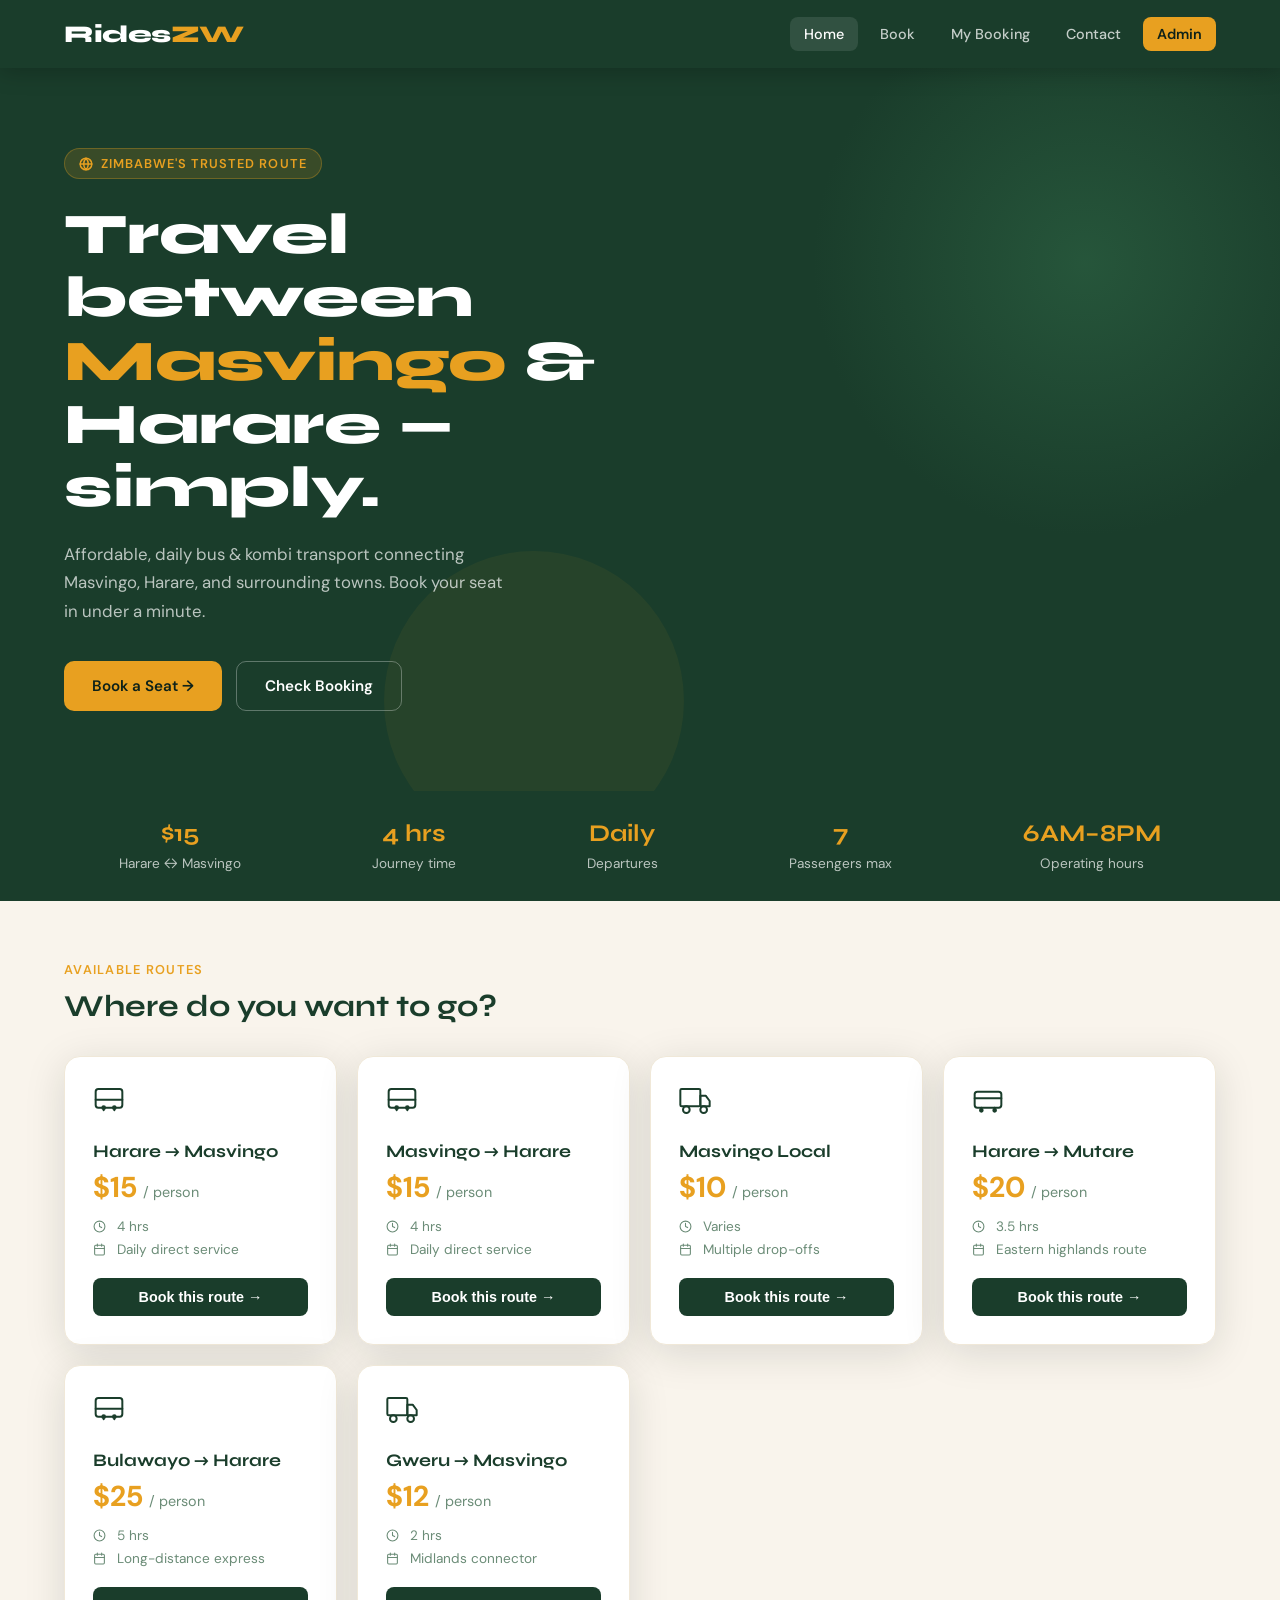
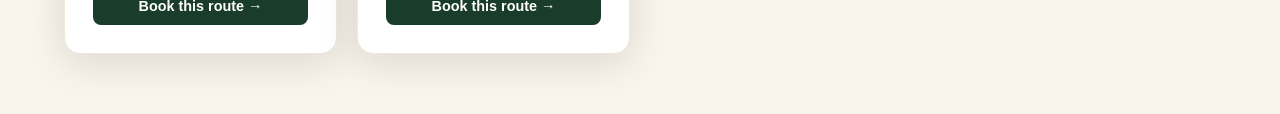
<file: rides/index.html>
<!DOCTYPE html>
<html lang="en">
<head>
<meta charset="UTF-8">
<meta name="viewport" content="width=device-width, initial-scale=1.0">
<title>RidesZW — Masvingo · Harare Transport</title>
<link rel="preconnect" href="https://fonts.googleapis.com">
<link href="https://fonts.googleapis.com/css2?family=Syne:wght@700;800&family=DM+Sans:wght@300;400;500;600&display=swap" rel="stylesheet">
<style>
:root {
  --green:   #1a3d2b;
  --green2:  #245138;
  --green3:  #2e6645;
  --gold:    #e8a020;
  --gold2:   #f5b840;
  --cream:   #f9f4ec;
  --cream2:  #f0e8d8;
  --dark:    #0e2219;
  --text:    #1a3d2b;
  --muted:   #6b8c77;
  --white:   #ffffff;
  --red:     #c0392b;
  --shadow:  0 8px 40px rgba(14,34,25,.13);
}
*{margin:0;padding:0;box-sizing:border-box}
html{scroll-behavior:smooth}
body{font-family:'DM Sans',sans-serif;background:var(--cream);color:var(--text);min-height:100vh}

/* ── NAV ── */
nav{
  position:fixed;top:0;left:0;right:0;z-index:999;
  background:var(--green);
  display:flex;align-items:center;justify-content:space-between;
  padding:0 5%;height:68px;
  box-shadow:0 2px 24px rgba(0,0,0,.25);
}
.logo{font-family:'Syne',sans-serif;font-size:1.5rem;font-weight:800;color:var(--white);letter-spacing:-.5px;cursor:pointer}
.logo span{color:var(--gold)}
.nav-links{display:flex;gap:8px}
.nav-links button{
  background:none;border:none;color:rgba(255,255,255,.75);
  font-family:'DM Sans',sans-serif;font-size:.9rem;font-weight:500;
  padding:8px 14px;border-radius:8px;cursor:pointer;transition:.2s
}
.nav-links button:hover,.nav-links button.active{background:rgba(255,255,255,.1);color:var(--white)}
.nav-links button.cta{background:var(--gold);color:var(--dark);font-weight:600}
.nav-links button.cta:hover{background:var(--gold2)}

/* ── PAGES ── */
.page{display:none;min-height:100vh;padding-top:68px;animation:fadeIn .35s ease}
.page.active{display:block}
@keyframes fadeIn{from{opacity:0;transform:translateY(10px)}to{opacity:1;transform:translateY(0)}}

/* ── HOME HERO ── */
.hero{
  background:var(--green);
  min-height:520px;
  display:flex;align-items:center;
  padding:80px 5% 80px;
  position:relative;overflow:hidden;
}
.hero::before{
  content:'';position:absolute;right:-80px;top:-80px;
  width:550px;height:550px;border-radius:50%;
  background:radial-gradient(circle,var(--green3) 0%,transparent 70%);
  opacity:.6;
}
.hero::after{
  content:'';position:absolute;left:30%;bottom:-60px;
  width:300px;height:300px;border-radius:50%;
  background:var(--gold);opacity:.06;
}
.hero-content{position:relative;z-index:1;max-width:560px}
.hero-tag{
  display:inline-flex;align-items:center;gap:8px;
  background:rgba(232,160,32,.15);border:1px solid rgba(232,160,32,.3);
  color:var(--gold);font-size:.8rem;font-weight:600;letter-spacing:.08em;text-transform:uppercase;
  padding:6px 14px;border-radius:100px;margin-bottom:24px;
}
.hero h1{
  font-family:'Syne',sans-serif;font-size:clamp(2.4rem,5vw,3.6rem);
  font-weight:800;color:var(--white);line-height:1.1;margin-bottom:20px;
}
.hero h1 em{color:var(--gold);font-style:normal}
.hero p{color:rgba(255,255,255,.7);font-size:1.05rem;line-height:1.7;margin-bottom:36px;max-width:440px}
.hero-btns{display:flex;gap:14px;flex-wrap:wrap}
.btn{
  display:inline-flex;align-items:center;gap:8px;
  padding:14px 28px;border-radius:10px;font-family:'DM Sans',sans-serif;
  font-size:.95rem;font-weight:600;cursor:pointer;border:none;
  transition:all .2s;text-decoration:none;
}
.btn-gold{background:var(--gold);color:var(--dark)}
.btn-gold:hover{background:var(--gold2);transform:translateY(-2px);box-shadow:0 8px 24px rgba(232,160,32,.35)}
.btn-outline{background:transparent;color:var(--white);border:1.5px solid rgba(255,255,255,.3)}
.btn-outline:hover{background:rgba(255,255,255,.08);border-color:rgba(255,255,255,.6)}

/* ── ROUTE CARDS ── */
.routes-section{padding:60px 5%}
.section-label{font-size:.8rem;font-weight:600;letter-spacing:.1em;text-transform:uppercase;color:var(--gold);margin-bottom:10px}
.section-title{font-family:'Syne',sans-serif;font-size:1.9rem;font-weight:700;color:var(--green);margin-bottom:32px}
.route-grid{display:grid;grid-template-columns:repeat(auto-fit,minmax(260px,1fr));gap:20px}
.route-card{
  background:var(--white);border-radius:16px;padding:28px;
  border:1.5px solid var(--cream2);box-shadow:var(--shadow);
  cursor:pointer;transition:all .25s;position:relative;overflow:hidden;
}
.route-card::before{
  content:'';position:absolute;top:0;left:0;right:0;height:4px;
  background:linear-gradient(90deg,var(--green),var(--gold));
  transform:scaleX(0);transform-origin:left;transition:.25s;
}
.route-card:hover{transform:translateY(-4px);box-shadow:0 16px 48px rgba(14,34,25,.15)}
.route-card:hover::before{transform:scaleX(1)}
.route-icon{font-size:2rem;margin-bottom:14px}
.route-name{font-family:'Syne',sans-serif;font-size:1.1rem;font-weight:700;color:var(--green);margin-bottom:6px}
.route-price{font-size:1.8rem;font-weight:700;color:var(--gold);margin-bottom:12px}
.route-price span{font-size:.9rem;color:var(--muted);font-weight:400}
.route-meta{display:flex;flex-direction:column;gap:6px}
.route-meta div{font-size:.85rem;color:var(--muted);display:flex;align-items:center;gap:7px}
.route-card .book-btn{
  margin-top:20px;width:100%;padding:11px;border-radius:8px;
  background:var(--green);color:var(--white);font-weight:600;
  font-size:.9rem;border:none;cursor:pointer;transition:.2s;
}
.route-card .book-btn:hover{background:var(--green3)}

/* ── INFO STRIP ── */
.info-strip{
  background:var(--green);padding:28px 5%;
  display:flex;justify-content:space-around;flex-wrap:wrap;gap:20px;
}
.info-item{text-align:center;color:var(--white)}
.info-item strong{display:block;font-family:'Syne',sans-serif;font-size:1.5rem;color:var(--gold);margin-bottom:4px}
.info-item span{font-size:.85rem;opacity:.7}

/* ── BOOKING PAGE ── */
.page-header{
  background:var(--green);padding:50px 5% 40px;
}
.page-header h2{font-family:'Syne',sans-serif;font-size:2rem;font-weight:800;color:var(--white);margin-bottom:6px}
.page-header p{color:rgba(255,255,255,.6);font-size:.95rem}
.breadcrumb{
  display:inline-flex;align-items:center;gap:8px;
  color:rgba(255,255,255,.5);font-size:.82rem;margin-bottom:16px;cursor:pointer;
  background:rgba(255,255,255,.07);padding:6px 14px;border-radius:100px;border:none;
  font-family:'DM Sans',sans-serif;
}
.breadcrumb:hover{background:rgba(255,255,255,.12)}

.form-wrap{max-width:680px;margin:40px auto;padding:0 5% 60px}
.form-card{background:var(--white);border-radius:20px;padding:36px;box-shadow:var(--shadow);border:1.5px solid var(--cream2)}
.form-section-title{font-family:'Syne',sans-serif;font-size:1rem;font-weight:700;color:var(--green);
  margin:24px 0 16px;padding-bottom:10px;border-bottom:2px solid var(--cream2);display:flex;align-items:center;gap:8px}
.form-group{margin-bottom:18px}
.form-group label{display:block;font-size:.85rem;font-weight:600;color:var(--text);margin-bottom:7px}
.form-group label span{color:var(--red)}
.form-group input,.form-group select{
  width:100%;padding:12px 14px;border:1.5px solid var(--cream2);
  border-radius:10px;font-family:'DM Sans',sans-serif;font-size:.95rem;
  color:var(--text);background:var(--cream);transition:.2s;outline:none;
}
.form-group input:focus,.form-group select:focus{border-color:var(--green);background:var(--white);box-shadow:0 0 0 3px rgba(26,61,43,.08)}
.form-group select option{background:var(--white)}
.form-row{display:grid;grid-template-columns:1fr 1fr;gap:16px}
.amount-box{
  background:var(--green);border-radius:12px;padding:18px 22px;
  display:flex;justify-content:space-between;align-items:center;margin:24px 0;
}
.amount-box span{color:rgba(255,255,255,.7);font-size:.9rem}
.amount-box strong{font-family:'Syne',sans-serif;font-size:1.8rem;color:var(--gold);font-weight:800}
.submit-btn{
  width:100%;padding:15px;background:var(--gold);color:var(--dark);
  border:none;border-radius:12px;font-family:'Syne',sans-serif;
  font-size:1rem;font-weight:700;cursor:pointer;transition:.2s;
  letter-spacing:.02em;
}
.submit-btn:hover{background:var(--gold2);transform:translateY(-2px);box-shadow:0 8px 24px rgba(232,160,32,.4)}
.submit-btn:disabled{opacity:.5;cursor:not-allowed;transform:none}

/* ── CONFIRMATION ── */
.confirm-wrap{max-width:520px;margin:50px auto;padding:0 5% 80px;text-align:center}
.confirm-icon{font-size:4rem;margin-bottom:16px;animation:pop .4s ease}
@keyframes pop{from{transform:scale(.5)}to{transform:scale(1)}}
.confirm-card{background:var(--white);border-radius:20px;padding:36px;box-shadow:var(--shadow);border:1.5px solid var(--cream2)}
.confirm-card h2{font-family:'Syne',sans-serif;font-size:1.6rem;color:var(--green);margin-bottom:8px}
.confirm-card p{color:var(--muted);margin-bottom:24px;font-size:.95rem}
.ref-badge{
  background:var(--green);color:var(--gold);
  font-family:'Syne',sans-serif;font-size:1.8rem;font-weight:800;
  padding:16px 32px;border-radius:12px;display:inline-block;
  letter-spacing:.1em;margin-bottom:24px;
}
.payment-card{background:var(--cream);border-radius:14px;padding:22px;text-align:left;margin-bottom:24px}
.payment-card h4{font-family:'Syne',sans-serif;font-size:.95rem;font-weight:700;color:var(--green);margin-bottom:14px;display:flex;align-items:center;gap:6px}
.payment-method{background:var(--white);border-radius:10px;padding:14px 16px;margin-bottom:10px;font-size:.9rem;color:var(--text)}
.payment-method strong{color:var(--green);display:block;margin-bottom:4px;font-size:.85rem}
.payment-method code{font-size:.85rem;color:var(--muted);background:var(--cream2);padding:2px 6px;border-radius:4px}
.wa-btn{
  display:flex;align-items:center;justify-content:center;gap:10px;
  background:#25D366;color:var(--white);padding:14px;border-radius:12px;
  font-weight:700;font-size:.95rem;text-decoration:none;margin-bottom:12px;transition:.2s;
}
.wa-btn:hover{background:#20ba5a;transform:translateY(-2px)}
.back-home{
  background:none;border:1.5px solid var(--cream2);color:var(--muted);
  padding:12px 24px;border-radius:10px;cursor:pointer;font-family:'DM Sans',sans-serif;
  font-weight:500;transition:.2s;
}
.back-home:hover{border-color:var(--green);color:var(--green)}

/* ── CHECK BOOKING ── */
.check-wrap{max-width:480px;margin:50px auto;padding:0 5% 80px}
.check-card{background:var(--white);border-radius:20px;padding:36px;box-shadow:var(--shadow);border:1.5px solid var(--cream2)}
.check-card h3{font-family:'Syne',sans-serif;font-size:1.4rem;font-weight:700;color:var(--green);margin-bottom:8px}
.check-card p{color:var(--muted);font-size:.9rem;margin-bottom:24px}
.check-input-row{display:flex;gap:10px}
.check-input-row input{
  flex:1;padding:12px 14px;border:1.5px solid var(--cream2);border-radius:10px;
  font-family:'DM Sans',sans-serif;font-size:.95rem;outline:none;transition:.2s;background:var(--cream);
}
.check-input-row input:focus{border-color:var(--green);background:var(--white)}
.check-input-row button{
  padding:12px 20px;background:var(--green);color:var(--white);
  border:none;border-radius:10px;font-weight:600;cursor:pointer;transition:.2s;
}
.check-input-row button:hover{background:var(--green3)}
.booking-result{margin-top:24px;display:none}
.booking-result.visible{display:block;animation:fadeIn .3s ease}
.result-card{background:var(--cream);border-radius:14px;padding:22px}
.result-row{display:flex;justify-content:space-between;align-items:center;padding:10px 0;border-bottom:1px solid var(--cream2);font-size:.9rem}
.result-row:last-child{border-bottom:none}
.result-row label{color:var(--muted);font-weight:500}
.result-row strong{color:var(--text);font-weight:600}
.status-badge{padding:4px 12px;border-radius:100px;font-size:.78rem;font-weight:700;letter-spacing:.05em}
.status-pending{background:rgba(232,160,32,.15);color:#b37d10}
.status-confirmed{background:rgba(46,102,69,.15);color:var(--green3)}
.status-cancelled{background:rgba(192,57,43,.12);color:var(--red)}
.not-found{text-align:center;padding:32px 0;color:var(--muted);font-size:.9rem}

/* ── CONTACT ── */
.contact-wrap{max-width:680px;margin:40px auto;padding:0 5% 80px}
.contact-grid{display:grid;grid-template-columns:1fr 1fr;gap:20px;margin-bottom:24px}
.contact-card{background:var(--white);border-radius:16px;padding:28px;box-shadow:var(--shadow);border:1.5px solid var(--cream2)}
.contact-card h4{font-family:'Syne',sans-serif;font-size:1rem;font-weight:700;color:var(--green);margin-bottom:12px;display:flex;align-items:center;gap:8px}
.contact-card p{font-size:.9rem;color:var(--muted);line-height:1.7}
.contact-card a{color:var(--green);font-weight:600;text-decoration:none}
.contact-card a:hover{color:var(--gold)}
.routes-list{margin-top:8px}
.routes-list li{font-size:.88rem;color:var(--muted);padding:4px 0;list-style:none;display:flex;align-items:center;gap:7px}
.routes-list li::before{content:'\2713';color:var(--gold);font-weight:700}

/* ── ADMIN ── */
.admin-login-wrap{max-width:400px;margin:60px auto;padding:0 5%}
.admin-card{background:var(--white);border-radius:20px;padding:40px;box-shadow:var(--shadow);border:1.5px solid var(--cream2);text-align:center}
.admin-card h3{font-family:'Syne',sans-serif;font-size:1.4rem;font-weight:700;color:var(--green);margin-bottom:6px}
.admin-card p{color:var(--muted);font-size:.88rem;margin-bottom:28px}
.admin-input{
  width:100%;padding:12px 14px;border:1.5px solid var(--cream2);
  border-radius:10px;font-family:'DM Sans',sans-serif;font-size:.95rem;
  margin-bottom:14px;outline:none;background:var(--cream);transition:.2s;
}
.admin-input:focus{border-color:var(--green);background:var(--white)}
.admin-login-btn{
  width:100%;padding:13px;background:var(--green);color:var(--white);
  border:none;border-radius:10px;font-family:'Syne',sans-serif;font-size:1rem;
  font-weight:700;cursor:pointer;transition:.2s;
}
.admin-login-btn:hover{background:var(--green3)}
.error-msg{color:var(--red);font-size:.85rem;margin-bottom:10px;display:none}

/* ── ADMIN DASHBOARD ── */
.dash-header{
  background:var(--green);padding:36px 5% 30px;
  display:flex;justify-content:space-between;align-items:center;flex-wrap:wrap;gap:16px;
}
.dash-header h2{font-family:'Syne',sans-serif;font-size:1.6rem;font-weight:800;color:var(--white)}
.dash-header p{color:rgba(255,255,255,.6);font-size:.85rem;margin-top:4px}
.logout-btn{
  background:rgba(255,255,255,.1);border:1px solid rgba(255,255,255,.2);
  color:var(--white);padding:8px 18px;border-radius:8px;cursor:pointer;
  font-family:'DM Sans',sans-serif;font-weight:500;transition:.2s;
}
.logout-btn:hover{background:rgba(255,255,255,.18)}
.dash-body{padding:32px 5% 60px}
.stats-row{display:grid;grid-template-columns:repeat(auto-fit,minmax(160px,1fr));gap:16px;margin-bottom:32px}
.stat-card{background:var(--white);border-radius:14px;padding:22px;box-shadow:var(--shadow);border:1.5px solid var(--cream2)}
.stat-card label{font-size:.78rem;font-weight:600;letter-spacing:.07em;text-transform:uppercase;color:var(--muted);display:block;margin-bottom:8px}
.stat-card strong{font-family:'Syne',sans-serif;font-size:2rem;font-weight:800;color:var(--green)}
.stat-card.highlight strong{color:var(--gold)}
.table-card{background:var(--white);border-radius:16px;padding:24px;box-shadow:var(--shadow);border:1.5px solid var(--cream2);overflow-x:auto}
.table-card h3{font-family:'Syne',sans-serif;font-size:1.1rem;font-weight:700;color:var(--green);margin-bottom:20px;display:flex;align-items:center;justify-content:space-between}
.filter-row{display:flex;gap:10px;flex-wrap:wrap;margin-bottom:20px}
.filter-btn{padding:7px 16px;border-radius:8px;border:1.5px solid var(--cream2);background:none;
  font-family:'DM Sans',sans-serif;font-size:.83rem;font-weight:500;color:var(--muted);cursor:pointer;transition:.2s}
.filter-btn.active,.filter-btn:hover{background:var(--green);color:var(--white);border-color:var(--green)}
table{width:100%;border-collapse:collapse;min-width:700px;font-size:.87rem}
th{text-align:left;padding:10px 14px;font-size:.75rem;font-weight:700;letter-spacing:.07em;text-transform:uppercase;color:var(--muted);border-bottom:2px solid var(--cream2)}
td{padding:13px 14px;border-bottom:1px solid var(--cream2);color:var(--text)}
tr:last-child td{border-bottom:none}
tr:hover td{background:rgba(249,244,236,.6)}
.action-btn{padding:5px 12px;border-radius:6px;border:none;font-size:.78rem;font-weight:600;cursor:pointer;transition:.2s}
.action-confirm{background:rgba(46,102,69,.1);color:var(--green3)}
.action-confirm:hover{background:var(--green3);color:var(--white)}
.action-cancel{background:rgba(192,57,43,.08);color:var(--red)}
.action-cancel:hover{background:var(--red);color:var(--white)}
.empty-table{text-align:center;padding:48px;color:var(--muted);font-size:.9rem}

/* ── TOAST ── */
.toast{
  position:fixed;bottom:28px;right:28px;z-index:9999;
  background:var(--green);color:var(--white);
  padding:14px 22px;border-radius:12px;font-size:.9rem;font-weight:500;
  box-shadow:0 8px 32px rgba(0,0,0,.25);
  transform:translateY(80px);opacity:0;transition:.35s cubic-bezier(.34,1.56,.64,1);
  max-width:320px;display:flex;align-items:center;gap:10px;
}
.toast.show{transform:translateY(0);opacity:1}
.toast.success{border-left:4px solid var(--gold)}
.toast.error{background:var(--red);border-left:4px solid #f8a09a}

/* ── RESPONSIVE ── */
@media(max-width:600px){
  .nav-links button:not(.cta){display:none}
  .form-row{grid-template-columns:1fr}
  .contact-grid{grid-template-columns:1fr}
  .hero{padding:60px 5%}
  .hero h1{font-size:2rem}
}
</style>
</head>
<body>

<!-- NAV -->
<nav>
  <div class="logo" onclick="showPage('home')">Rides<span>ZW</span></div>
  <div class="nav-links">
    <button onclick="showPage('home')" id="nav-home" class="active">Home</button>
    <button onclick="showPage('book')" id="nav-book">Book</button>
    <button onclick="showPage('check')" id="nav-check">My Booking</button>
    <button onclick="showPage('contact')" id="nav-contact">Contact</button>
    <button onclick="showPage('admin-login')" id="nav-admin" class="cta">Admin</button>
  </div>
</nav>

<!-- ══ HOME PAGE ══ -->
<div class="page active" id="page-home">
  <div class="hero">
    <div class="hero-content">
      <div class="hero-tag"><svg width="14" height="14" viewBox="0 0 24 24" fill="none" stroke="currentColor" stroke-width="2.5" stroke-linecap="round" stroke-linejoin="round"><circle cx="12" cy="12" r="10"/><path d="M12 2a14.5 14.5 0 0 0 0 20 14.5 14.5 0 0 0 0-20"/><path d="M2 12h20"/></svg> Zimbabwe's trusted route</div>
      <h1>Travel between<br><em>Masvingo</em> &<br>Harare — simply.</h1>
      <p>Affordable, daily bus &amp; kombi transport connecting Masvingo, Harare, and surrounding towns. Book your seat in under a minute.</p>
      <div class="hero-btns">
        <button class="btn btn-gold" onclick="showPage('book')">Book a Seat →</button>
        <button class="btn btn-outline" onclick="showPage('check')">Check Booking</button>
      </div>
    </div>
  </div>

  <div class="info-strip">
    <div class="info-item"><strong>$15</strong><span>Harare ↔ Masvingo</span></div>
    <div class="info-item"><strong>4 hrs</strong><span>Journey time</span></div>
    <div class="info-item"><strong>Daily</strong><span>Departures</span></div>
    <div class="info-item"><strong>7</strong><span>Passengers max</span></div>
    <div class="info-item"><strong>6AM–8PM</strong><span>Operating hours</span></div>
  </div>

  <div class="routes-section">
    <div class="section-label">Available Routes</div>
    <div class="section-title">Where do you want to go?</div>
    <div class="route-grid" id="route-grid"></div>
  </div>
</div>

<!-- ══ BOOK PAGE ══ -->
<div class="page" id="page-book">
  <div class="page-header">
    <button class="breadcrumb" onclick="showPage('home')">← Home</button>
    <h2>Book Your Seat</h2>
    <p>Fill in the details below — takes less than a minute.</p>
  </div>
  <div class="form-wrap">
    <div class="form-card">
      <div class="form-section-title"><svg width="16" height="16" viewBox="0 0 24 24" fill="none" stroke="currentColor" stroke-width="2" stroke-linecap="round" stroke-linejoin="round"><polygon points="3 6 9 3 15 6 21 3 21 18 15 21 9 18 3 21"/><line x1="9" y1="3" x2="9" y2="18"/><line x1="15" y1="6" x2="15" y2="21"/></svg> Journey Details</div>
      <div class="form-group">
        <label>Route <span>*</span></label>
        <select id="f-route" onchange="calcAmount()">
          <option value="">Choose a route…</option>
          <option value="Harare → Masvingo|15">Harare → Masvingo — $15</option>
          <option value="Masvingo → Harare|15">Masvingo → Harare — $15</option>
          <option value="Masvingo Local|10">Masvingo Local — $10</option>
          <option value="Harare → Mutare|20">Harare → Mutare — $20</option>
          <option value="Bulawayo → Harare|25">Bulawayo → Harare — $25</option>
          <option value="Gweru → Masvingo|12">Gweru → Masvingo — $12</option>
        </select>
      </div>
      <div class="form-row">
        <div class="form-group">
          <label>Pickup Location <span>*</span></label>
          <select id="f-pickup">
            <option value="">Choose pickup…</option>
            <option>Masvingo City Centre</option>
            <option>Harare City Centre</option>
            <option>Roadport (Harare)</option>
            <option>Mucheke Bus Terminus</option>
            <option>Chevron Hotel</option>
            <option>Flamboyant Hotel</option>
            <option>Great Zimbabwe</option>
            <option>Lake Mutirikwi</option>
            <option>Masvingo Teachers College</option>
            <option>Great Zimbabwe University</option>
          </select>
        </div>
        <div class="form-group">
          <label>Drop-off / Destination <span>*</span></label>
          <select id="f-dropoff">
            <option value="">Choose destination…</option>
            <option>Masvingo City Centre</option>
            <option>Harare City Centre</option>
            <option>Roadport (Harare)</option>
            <option>Mucheke Bus Terminus</option>
            <option>Chevron Hotel</option>
            <option>Flamboyant Hotel</option>
            <option>Great Zimbabwe</option>
            <option>Lake Mutirikwi</option>
            <option>Masvingo Teachers College</option>
            <option>Great Zimbabwe University</option>
          </select>
        </div>
      </div>
      <div class="form-row">
        <div class="form-group">
          <label>Travel Date <span>*</span></label>
          <input type="date" id="f-date">
        </div>
        <div class="form-group">
          <label>Departure Time <span>*</span></label>
          <select id="f-time">
            <option value="">Choose time…</option>
            <option>06:00 AM</option>
            <option>07:00 AM</option>
            <option>08:00 AM</option>
            <option>09:00 AM</option>
            <option>10:00 AM</option>
            <option>11:00 AM</option>
            <option>12:00 PM</option>
            <option>01:00 PM</option>
            <option>02:00 PM</option>
            <option>03:00 PM</option>
            <option>04:00 PM</option>
            <option>05:00 PM</option>
            <option>06:00 PM</option>
          </select>
        </div>
      </div>

      <div class="form-section-title"><svg width="16" height="16" viewBox="0 0 24 24" fill="none" stroke="currentColor" stroke-width="2" stroke-linecap="round" stroke-linejoin="round"><path d="M20 21v-2a4 4 0 0 0-4-4H8a4 4 0 0 0-4 4v2"/><circle cx="12" cy="7" r="4"/></svg> Passenger Details</div>
      <div class="form-row">
        <div class="form-group">
          <label>Full Name <span>*</span></label>
          <input type="text" id="f-name" placeholder="e.g. Tinashe Moyo">
        </div>
        <div class="form-group">
          <label>Phone Number <span>*</span></label>
          <input type="tel" id="f-phone" placeholder="e.g. +263771234567">
        </div>
      </div>
      <div class="form-group">
        <label>Number of Passengers <span>*</span></label>
        <select id="f-pax" onchange="calcAmount()">
          <option value="1">1 passenger</option>
          <option value="2">2 passengers</option>
          <option value="3">3 passengers</option>
          <option value="4">4 passengers</option>
          <option value="5">5 passengers</option>
          <option value="6">6 passengers</option>
          <option value="7">7 passengers</option>
        </select>
      </div>

      <div class="amount-box">
        <span>Total Amount</span>
        <strong id="amount-display">$0</strong>
      </div>

      <button class="submit-btn" onclick="submitBooking()">Confirm Booking →</button>
    </div>
  </div>
</div>

<!-- ══ CONFIRMATION PAGE ══ -->
<div class="page" id="page-confirm">
  <div class="confirm-wrap">
    <div class="confirm-icon"><svg width="52" height="52" viewBox="0 0 24 24" fill="none" stroke="#2e6645" stroke-width="2" stroke-linecap="round" stroke-linejoin="round"><path d="M22 11.08V12a10 10 0 1 1-5.93-9.14"/><polyline points="22 4 12 14.01 9 11.01"/></svg></div>
    <div class="confirm-card">
      <h2>Booking Confirmed!</h2>
      <p>Your seat has been reserved. Share your reference number when boarding.</p>
      <div class="ref-badge" id="conf-ref">MT00000</div>
      <div style="font-size:.85rem;color:var(--muted);margin-bottom:20px" id="conf-summary"></div>
      <div class="payment-card">
        <h4><svg width="15" height="15" viewBox="0 0 24 24" fill="none" stroke="currentColor" stroke-width="2" stroke-linecap="round" stroke-linejoin="round"><rect x="1" y="4" width="22" height="16" rx="2" ry="2"/><line x1="1" y1="10" x2="23" y2="10"/></svg> Complete Your Payment</h4>
        <div class="payment-method">
          <strong>EcoCash</strong>
          Dial <code>*151#</code> → Send Money → <code>0786532334</code><br>
          Use your reference number as the reference.
        </div>
        <div class="payment-method">
          <strong>Bank Transfer / Cash on Boarding</strong>
          Contact us on WhatsApp to arrange.
        </div>
      </div>
      <a class="wa-btn" id="wa-link" href="#" target="_blank">
        <svg width="20" height="20" viewBox="0 0 24 24" fill="currentColor"><path d="M17.472 14.382c-.297-.149-1.758-.867-2.03-.967-.273-.099-.471-.148-.67.15-.197.297-.767.966-.94 1.164-.173.199-.347.223-.644.075-.297-.15-1.255-.463-2.39-1.475-.883-.788-1.48-1.761-1.653-2.059-.173-.297-.018-.458.13-.606.134-.133.298-.347.446-.52.149-.174.198-.298.298-.497.099-.198.05-.371-.025-.52-.075-.149-.669-1.612-.916-2.207-.242-.579-.487-.5-.669-.51-.173-.008-.371-.01-.57-.01-.198 0-.52.074-.792.372-.272.297-1.04 1.016-1.04 2.479 0 1.462 1.065 2.875 1.213 3.074.149.198 2.096 3.2 5.077 4.487.709.306 1.262.489 1.694.625.712.227 1.36.195 1.871.118.571-.085 1.758-.719 2.006-1.413.248-.694.248-1.289.173-1.413-.074-.124-.272-.198-.57-.347m-5.421 7.403h-.004a9.87 9.87 0 01-5.031-1.378l-.361-.214-3.741.982.998-3.648-.235-.374a9.86 9.86 0 01-1.51-5.26c.001-5.45 4.436-9.884 9.888-9.884 2.64 0 5.122 1.03 6.988 2.898a9.825 9.825 0 012.893 6.994c-.003 5.45-4.437 9.884-9.885 9.884m8.413-18.297A11.815 11.815 0 0012.05 0C5.495 0 .16 5.335.157 11.892c0 2.096.547 4.142 1.588 5.945L.057 24l6.305-1.654a11.882 11.882 0 005.683 1.448h.005c6.554 0 11.89-5.335 11.893-11.893a11.821 11.821 0 00-3.48-8.413z"/></svg>
        WhatsApp to Pay — +263786532334
      </a>
      <button class="back-home" onclick="showPage('home')">← Back to Home</button>
    </div>
  </div>
</div>

<!-- ══ CHECK BOOKING PAGE ══ -->
<div class="page" id="page-check">
  <div class="page-header">
    <button class="breadcrumb" onclick="showPage('home')">← Home</button>
    <h2>Check Your Booking</h2>
    <p>Enter your reference number to see your booking status.</p>
  </div>
  <div class="check-wrap">
    <div class="check-card">
      <h3><svg width="16" height="16" viewBox="0 0 24 24" fill="none" stroke="currentColor" stroke-width="2" stroke-linecap="round" stroke-linejoin="round"><circle cx="11" cy="11" r="8"/><line x1="21" y1="21" x2="16.65" y2="16.65"/></svg> Booking Lookup</h3>
      <p>Your reference number was shown after booking — e.g. <strong>MT12345</strong></p>
      <div class="check-input-row">
        <input type="text" id="check-ref" placeholder="Enter reference e.g. MT12345" onkeyup="if(event.key==='Enter')checkBooking()">
        <button onclick="checkBooking()">Search</button>
      </div>
      <div class="booking-result" id="booking-result"></div>
    </div>
  </div>
</div>

<!-- ══ CONTACT PAGE ══ -->
<div class="page" id="page-contact">
  <div class="page-header">
    <button class="breadcrumb" onclick="showPage('home')">← Home</button>
    <h2>Contact Us</h2>
    <p>We're available every day, 6AM to 8PM.</p>
  </div>
  <div class="contact-wrap">
    <div class="contact-grid">
      <div class="contact-card">
        <h4><svg width="15" height="15" viewBox="0 0 24 24" fill="none" stroke="currentColor" stroke-width="2" stroke-linecap="round" stroke-linejoin="round"><path d="M22 16.92v3a2 2 0 0 1-2.18 2 19.79 19.79 0 0 1-8.63-3.07A19.5 19.5 0 0 1 4.69 12 19.79 19.79 0 0 1 1.61 3.18a2 2 0 0 1 1.99-2.18h3a2 2 0 0 1 2 1.72c.127.96.361 1.903.7 2.81a2 2 0 0 1-.45 2.11L7.91 8.37a16 16 0 0 0 6.72 6.72l1.77-1.77a2 2 0 0 1 2.11-.45c.907.339 1.85.573 2.81.7A2 2 0 0 1 22 16.92z"/></svg> Phone &amp; WhatsApp</h4>
        <p><a href="tel:+263786532334">+263 786 532 334</a></p>
        <p style="margin-top:10px;font-size:.85rem">Available daily<br>6:00 AM – 8:00 PM</p>
        <a href="https://wa.me/263786532334" target="_blank" class="wa-btn" style="margin-top:16px;font-size:.85rem;padding:10px">
          <svg width="16" height="16" viewBox="0 0 24 24" fill="currentColor"><path d="M17.472 14.382c-.297-.149-1.758-.867-2.03-.967-.273-.099-.471-.148-.67.15-.197.297-.767.966-.94 1.164-.173.199-.347.223-.644.075-.297-.15-1.255-.463-2.39-1.475-.883-.788-1.48-1.761-1.653-2.059-.173-.297-.018-.458.13-.606.134-.133.298-.347.446-.52.149-.174.198-.298.298-.497.099-.198.05-.371-.025-.52-.075-.149-.669-1.612-.916-2.207-.242-.579-.487-.5-.669-.51-.173-.008-.371-.01-.57-.01-.198 0-.52.074-.792.372-.272.297-1.04 1.016-1.04 2.479 0 1.462 1.065 2.875 1.213 3.074.149.198 2.096 3.2 5.077 4.487.709.306 1.262.489 1.694.625.712.227 1.36.195 1.871.118.571-.085 1.758-.719 2.006-1.413.248-.694.248-1.289.173-1.413-.074-.124-.272-.198-.57-.347m-5.421 7.403h-.004a9.87 9.87 0 01-5.031-1.378l-.361-.214-3.741.982.998-3.648-.235-.374a9.86 9.86 0 01-1.51-5.26c.001-5.45 4.436-9.884 9.888-9.884 2.64 0 5.122 1.03 6.988 2.898a9.825 9.825 0 012.893 6.994c-.003 5.45-4.437 9.884-9.885 9.884m8.413-18.297A11.815 11.815 0 0012.05 0C5.495 0 .16 5.335.157 11.892c0 2.096.547 4.142 1.588 5.945L.057 24l6.305-1.654a11.882 11.882 0 005.683 1.448h.005c6.554 0 11.89-5.335 11.893-11.893a11.821 11.821 0 00-3.48-8.413z"/></svg>
          Chat on WhatsApp
        </a>
      </div>
      <div class="contact-card">
        <h4><svg width="15" height="15" viewBox="0 0 24 24" fill="none" stroke="currentColor" stroke-width="2" stroke-linecap="round" stroke-linejoin="round"><rect x="1" y="3" width="15" height="13" rx="1"/><path d="M16 8h4l3 4v4h-7V8z"/><circle cx="5.5" cy="18.5" r="2.5"/><circle cx="18.5" cy="18.5" r="2.5"/></svg> Our Routes</h4>
        <ul class="routes-list">
          <li>Harare ↔ Masvingo (Daily)</li>
          <li>Masvingo Local Transport</li>
          <li>Harare → Mutare</li>
          <li>Bulawayo → Harare</li>
          <li>Gweru → Masvingo</li>
        </ul>
      </div>
    </div>
    <div class="contact-card">
      <h4><svg width="15" height="15" viewBox="0 0 24 24" fill="none" stroke="currentColor" stroke-width="2" stroke-linecap="round" stroke-linejoin="round"><rect x="1" y="4" width="22" height="16" rx="2" ry="2"/><line x1="1" y1="10" x2="23" y2="10"/></svg> Payment Methods</h4>
      <div style="display:grid;grid-template-columns:repeat(auto-fit,minmax(140px,1fr));gap:12px;margin-top:4px">
        <div class="payment-method"><strong>EcoCash</strong>Dial *151# → Send Money → 0786532334</div>
        <div class="payment-method"><strong>Bank Transfer</strong>Contact us on WhatsApp for account details</div>
        <div class="payment-method"><strong>Cash on Boarding</strong>Pay the driver when you board</div>
      </div>
    </div>
  </div>
</div>

<!-- ══ ADMIN LOGIN PAGE ══ -->
<div class="page" id="page-admin-login">
  <div class="page-header">
    <button class="breadcrumb" onclick="showPage('home')">← Home</button>
    <h2>Admin Access</h2>
    <p>Staff login only.</p>
  </div>
  <div class="admin-login-wrap">
    <div class="admin-card">
      <div style="margin-bottom:16px"><svg width="44" height="44" viewBox="0 0 24 24" fill="none" stroke="#1a3d2b" stroke-width="1.5" stroke-linecap="round" stroke-linejoin="round"><rect x="3" y="11" width="18" height="11" rx="2" ry="2"/><path d="M7 11V7a5 5 0 0 1 10 0v4"/></svg></div>
      <h3>Admin Login</h3>
      <p>Enter the admin password to access the dashboard.</p>
      <div class="error-msg" id="login-error">Incorrect password. Try again.</div>
      <input class="admin-input" type="password" id="admin-pass" placeholder="Password" onkeyup="if(event.key==='Enter')adminLogin()">
      <button class="admin-login-btn" onclick="adminLogin()">Login →</button>
    </div>
  </div>
</div>

<!-- ══ ADMIN DASHBOARD PAGE ══ -->
<div class="page" id="page-admin">
  <div class="dash-header">
    <div>
      <h2>Admin Dashboard</h2>
      <p>RidesZW Booking Management</p>
    </div>
    <button class="logout-btn" onclick="adminLogout()">Logout</button>
  </div>
  <div class="dash-body">
    <div class="stats-row">
      <div class="stat-card"><label>Total Bookings</label><strong id="s-total">0</strong></div>
      <div class="stat-card"><label>Pending Payment</label><strong id="s-pending">0</strong></div>
      <div class="stat-card"><label>Confirmed</label><strong id="s-confirmed">0</strong></div>
      <div class="stat-card"><label>Cancelled</label><strong id="s-cancelled">0</strong></div>
      <div class="stat-card highlight"><label>Total Revenue</label><strong id="s-revenue">$0</strong></div>
    </div>
    <div class="table-card">
      <h3>All Bookings
        <span style="font-size:.8rem;font-weight:400;color:var(--muted)" id="table-count"></span>
      </h3>
      <div class="filter-row">
        <button class="filter-btn active" onclick="filterTable('all',this)">All</button>
        <button class="filter-btn" onclick="filterTable('PENDING',this)">Pending</button>
        <button class="filter-btn" onclick="filterTable('CONFIRMED',this)">Confirmed</button>
        <button class="filter-btn" onclick="filterTable('CANCELLED',this)">Cancelled</button>
      </div>
      <table>
        <thead>
          <tr>
            <th>Ref</th><th>Passenger</th><th>Phone</th><th>Route</th>
            <th>Date</th><th>Pax</th><th>Amount</th><th>Status</th><th>Actions</th>
          </tr>
        </thead>
        <tbody id="bookings-tbody"></tbody>
      </table>
    </div>
  </div>
</div>

<!-- TOAST -->
<div class="toast" id="toast"></div>

<script>
// ── DATA ──
const ROUTES = [
  {name:'Harare → Masvingo', price:15, duration:'4 hrs', icon:'bus', desc:'Daily direct service'},
  {name:'Masvingo → Harare', price:15, duration:'4 hrs', icon:'bus', desc:'Daily direct service'},
  {name:'Masvingo Local',    price:10, duration:'Varies', icon:'van', desc:'Multiple drop-offs'},
  {name:'Harare → Mutare',  price:20, duration:'3.5 hrs', icon:'coach', desc:'Eastern highlands route'},
  {name:'Bulawayo → Harare',price:25, duration:'5 hrs', icon:'bus', desc:'Long-distance express'},
  {name:'Gweru → Masvingo', price:12, duration:'2 hrs', icon:'van', desc:'Midlands connector'},
];

let bookings = JSON.parse(localStorage.getItem('rzw_bookings')||'[]');
let activeFilter = 'all';

// ── UTILS ──
function save(){ localStorage.setItem('rzw_bookings', JSON.stringify(bookings)); }
function genRef(){ return 'MT' + String(Date.now()).slice(-6); }
function toast(msg, type='success'){
  const t = document.getElementById('toast');
  t.textContent = msg; t.className = 'toast '+type;
  requestAnimationFrame(()=>t.classList.add('show'));
  setTimeout(()=>t.classList.remove('show'), 3200);
}
function $(id){ return document.getElementById(id); }

// ── NAVIGATION ──
function showPage(name){
  document.querySelectorAll('.page').forEach(p=>p.classList.remove('active'));
  document.querySelectorAll('.nav-links button').forEach(b=>b.classList.remove('active'));
  $('page-'+name).classList.add('active');
  const nb = $('nav-'+name.split('-')[0]);
  if(nb) nb.classList.add('active');
  window.scrollTo(0,0);
}

// ── HOME: RENDER ROUTES ──
function renderRoutes(){
  const grid = $('route-grid');
  grid.innerHTML = ROUTES.map(r=>`
    <div class="route-card">
      <div class="route-icon">${r.icon==='bus'?'<svg width="32" height="32" viewBox="0 0 24 24" fill="none" stroke="#1a3d2b" stroke-width="1.5" stroke-linecap="round" stroke-linejoin="round"><rect x="2" y="3" width="20" height="14" rx="2"/><path d="M2 11h20"/><path d="M8 17v2M16 17v2"/><circle cx="8" cy="17" r="1"/><circle cx="16" cy="17" r="1"/></svg>':r.icon==='van'?'<svg width="32" height="32" viewBox="0 0 24 24" fill="none" stroke="#1a3d2b" stroke-width="1.5" stroke-linecap="round" stroke-linejoin="round"><rect x="1" y="3" width="15" height="13" rx="1"/><path d="M16 8h4l3 4v4h-7V8z"/><circle cx="5.5" cy="18.5" r="2.5"/><circle cx="18.5" cy="18.5" r="2.5"/></svg>':'<svg width="32" height="32" viewBox="0 0 24 24" fill="none" stroke="#1a3d2b" stroke-width="1.5" stroke-linecap="round" stroke-linejoin="round"><rect x="2" y="5" width="20" height="12" rx="2"/><path d="M2 10h20"/><path d="M7 19v-2M17 19v-2"/><circle cx="7" cy="19" r="1"/><circle cx="17" cy="19" r="1"/></svg>'}</div>
      <div class="route-name">${r.name}</div>
      <div class="route-price">$${r.price} <span>/ person</span></div>
      <div class="route-meta">
        <div><svg width="13" height="13" viewBox="0 0 24 24" fill="none" stroke="currentColor" stroke-width="2" stroke-linecap="round" stroke-linejoin="round" style="vertical-align:middle;margin-right:4px"><circle cx="12" cy="12" r="10"/><polyline points="12 6 12 12 16 14"/></svg>${r.duration}</div>
        <div><svg width="13" height="13" viewBox="0 0 24 24" fill="none" stroke="currentColor" stroke-width="2" stroke-linecap="round" stroke-linejoin="round" style="vertical-align:middle;margin-right:4px"><rect x="3" y="4" width="18" height="18" rx="2" ry="2"/><line x1="16" y1="2" x2="16" y2="6"/><line x1="8" y1="2" x2="8" y2="6"/><line x1="3" y1="10" x2="21" y2="10"/></svg>${r.desc}</div>
      </div>
      <button class="book-btn" onclick="prefillRoute('${r.name}|${r.price}')">Book this route →</button>
    </div>
  `).join('');
}

function prefillRoute(val){
  $('f-route').value = val;
  calcAmount();
  showPage('book');
}

// ── BOOKING ──
function calcAmount(){
  const sel = $('f-route').value;
  const pax = parseInt($('f-pax').value)||1;
  if(!sel){ $('amount-display').textContent='$0'; return; }
  const price = parseInt(sel.split('|')[1])||0;
  $('amount-display').textContent = '$'+(price*pax);
}

function submitBooking(){
  const route   = $('f-route').value;
  const pickup  = $('f-pickup').value;
  const dropoff = $('f-dropoff').value;
  const date    = $('f-date').value;
  const time    = $('f-time').value;
  const name    = $('f-name').value.trim();
  const phone   = $('f-phone').value.trim();
  const pax     = $('f-pax').value;

  if(!route||!pickup||!dropoff||!date||!time||!name||!phone){
    toast('Please fill in all required fields.','error'); return;
  }
  if(pickup===dropoff){
    toast('Pickup and drop-off cannot be the same.','error'); return;
  }
  const today = new Date(); today.setHours(0,0,0,0);
  if(new Date(date)<today){
    toast('Travel date cannot be in the past.','error'); return;
  }

  const routeName = route.split('|')[0];
  const price = parseInt(route.split('|')[1]);
  const amount = price * parseInt(pax);
  const ref = genRef();

  const booking = { ref, name, phone, route:routeName, pickup, dropoff, date, time, pax:parseInt(pax), amount, status:'PENDING', created:new Date().toISOString() };
  bookings.push(booking);
  save();

  // Confirmation UI
  $('conf-ref').textContent = ref;
  $('conf-summary').innerHTML = `<strong>${routeName}</strong> · ${date} at ${time} · ${pax} pax · <strong>$${amount}</strong>`;
  $('wa-link').href = `https://wa.me/263786532334?text=Hi%2C%20I%20just%20booked%20a%20seat.%20Ref%3A%20${ref}%20%7C%20Route%3A%20${encodeURIComponent(routeName)}%20%7C%20Date%3A%20${date}%20%7C%20Amount%3A%20%24${amount}`;

  // Reset form
  ['f-route','f-pickup','f-dropoff','f-time','f-date'].forEach(id=>$(id).value='');
  $('f-name').value=''; $('f-phone').value=''; $('f-pax').value='1';
  $('amount-display').textContent='$0';

  showPage('confirm');
}

// ── CHECK BOOKING ──
function checkBooking(){
  const ref = $('check-ref').value.trim().toUpperCase();
  const result = $('booking-result');
  if(!ref){ toast('Enter a reference number','error'); return; }

  const b = bookings.find(x=>x.ref===ref);
  if(!b){
    result.innerHTML = `<div class="not-found">❌ No booking found for <strong>${ref}</strong>.<br>Check the reference and try again.</div>`;
    result.classList.add('visible');
    return;
  }

  const statusClass = b.status==='CONFIRMED'?'status-confirmed':b.status==='CANCELLED'?'status-cancelled':'status-pending';
  result.innerHTML = `
    <div class="result-card">
      <div class="result-row"><label>Reference</label><strong>${b.ref}</strong></div>
      <div class="result-row"><label>Passenger</label><strong>${b.name}</strong></div>
      <div class="result-row"><label>Route</label><strong>${b.route}</strong></div>
      <div class="result-row"><label>Pickup</label><strong>${b.pickup}</strong></div>
      <div class="result-row"><label>Drop-off</label><strong>${b.dropoff}</strong></div>
      <div class="result-row"><label>Date & Time</label><strong>${b.date} · ${b.time}</strong></div>
      <div class="result-row"><label>Passengers</label><strong>${b.pax}</strong></div>
      <div class="result-row"><label>Amount</label><strong>$${b.amount}</strong></div>
      <div class="result-row"><label>Payment Status</label><span class="status-badge ${statusClass}">${b.status}</span></div>
    </div>`;
  result.classList.add('visible');
}

// ── ADMIN ──
const ADMIN_PASS = 'admin123';

function adminLogin(){
  const pass = $('admin-pass').value;
  if(pass===ADMIN_PASS){
    $('login-error').style.display='none';
    $('admin-pass').value='';
    showPage('admin');
    renderDashboard();
  } else {
    $('login-error').style.display='block';
  }
}

function adminLogout(){
  showPage('home');
}

function renderDashboard(){
  const filtered = activeFilter==='all' ? bookings : bookings.filter(b=>b.status===activeFilter);
  const confirmed = bookings.filter(b=>b.status==='CONFIRMED');
  const pending   = bookings.filter(b=>b.status==='PENDING');
  const cancelled = bookings.filter(b=>b.status==='CANCELLED');
  const revenue   = confirmed.reduce((s,b)=>s+b.amount,0);

  $('s-total').textContent     = bookings.length;
  $('s-pending').textContent   = pending.length;
  $('s-confirmed').textContent = confirmed.length;
  $('s-cancelled').textContent = cancelled.length;
  $('s-revenue').textContent   = '$'+revenue;
  $('table-count').textContent = `Showing ${filtered.length} of ${bookings.length}`;

  const tbody = $('bookings-tbody');
  if(!filtered.length){
    tbody.innerHTML=`<tr><td colspan="9" class="empty-table"><svg width="18" height="18" viewBox="0 0 24 24" fill="none" stroke="currentColor" stroke-width="1.5" stroke-linecap="round" stroke-linejoin="round" style="margin-right:8px;vertical-align:middle"><path d="M22 12h-4l-3 9L9 3l-3 9H2"/></svg>No bookings yet.</td></tr>`;
    return;
  }
  tbody.innerHTML = filtered.map(b=>{
    const statusClass = b.status==='CONFIRMED'?'status-confirmed':b.status==='CANCELLED'?'status-cancelled':'status-pending';
    const actions = b.status==='PENDING' ? `
      <button class="action-btn action-confirm" onclick="changeStatus('${b.ref}','CONFIRMED')">Confirm</button>
      <button class="action-btn action-cancel" onclick="changeStatus('${b.ref}','CANCELLED')" style="margin-left:6px">Cancel</button>
    ` : b.status==='CONFIRMED' ? `
      <button class="action-btn action-cancel" onclick="changeStatus('${b.ref}','CANCELLED')">Cancel</button>
    ` : '—';
    return `<tr>
      <td><strong>${b.ref}</strong></td>
      <td>${b.name}</td>
      <td>${b.phone}</td>
      <td>${b.route}</td>
      <td>${b.date}</td>
      <td>${b.pax}</td>
      <td><strong>$${b.amount}</strong></td>
      <td><span class="status-badge ${statusClass}">${b.status}</span></td>
      <td>${actions}</td>
    </tr>`;
  }).join('');
}

function changeStatus(ref, status){
  const b = bookings.find(x=>x.ref===ref);
  if(!b) return;
  b.status = status;
  save();
  renderDashboard();
  toast(`Booking ${ref} marked as ${status}.`);
}

function filterTable(filter, btn){
  activeFilter = filter;
  document.querySelectorAll('.filter-btn').forEach(b=>b.classList.remove('active'));
  btn.classList.add('active');
  renderDashboard();
}

// ── INIT ──
renderRoutes();
// Set min date on booking form
const today = new Date().toISOString().split('T')[0];
document.addEventListener('DOMContentLoaded',()=>{ if($('f-date')) $('f-date').min=today; });
if($('f-date')) $('f-date').min=today;
</script>
</body>
</html>
</file>
